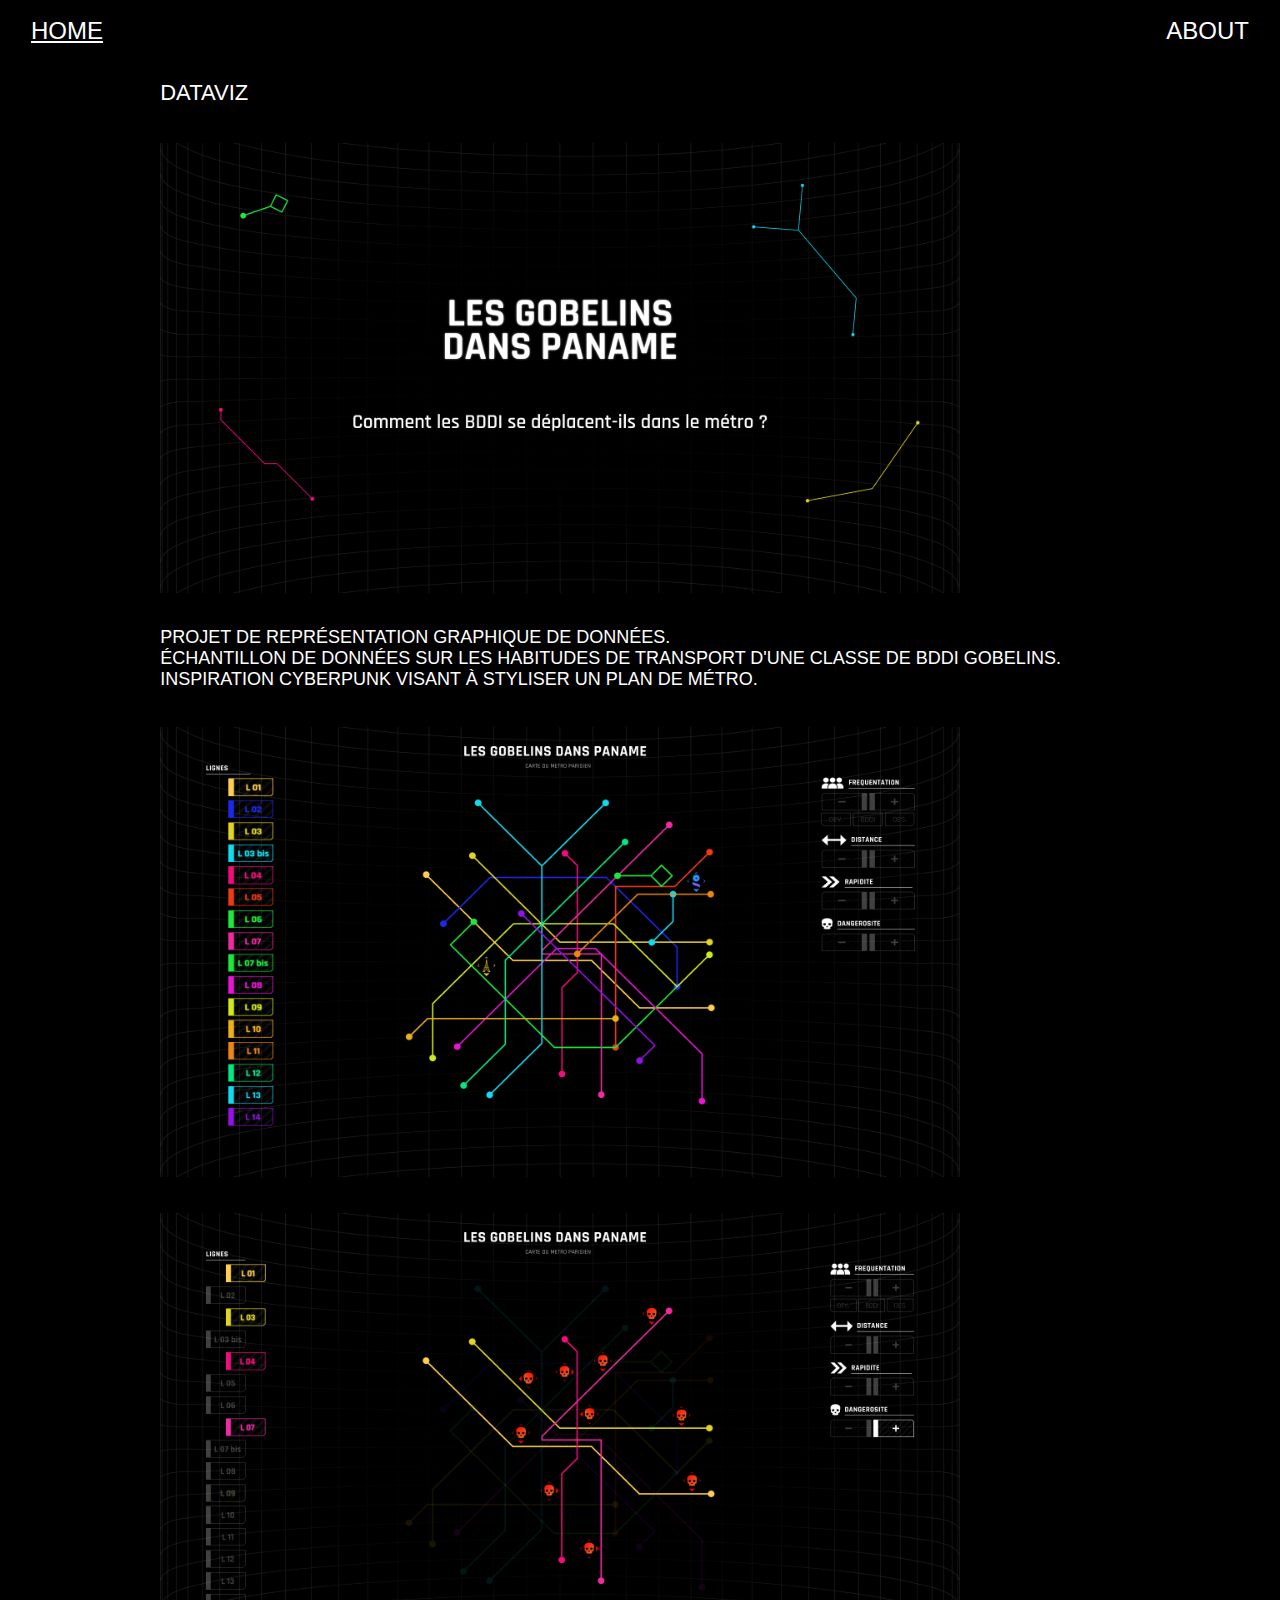
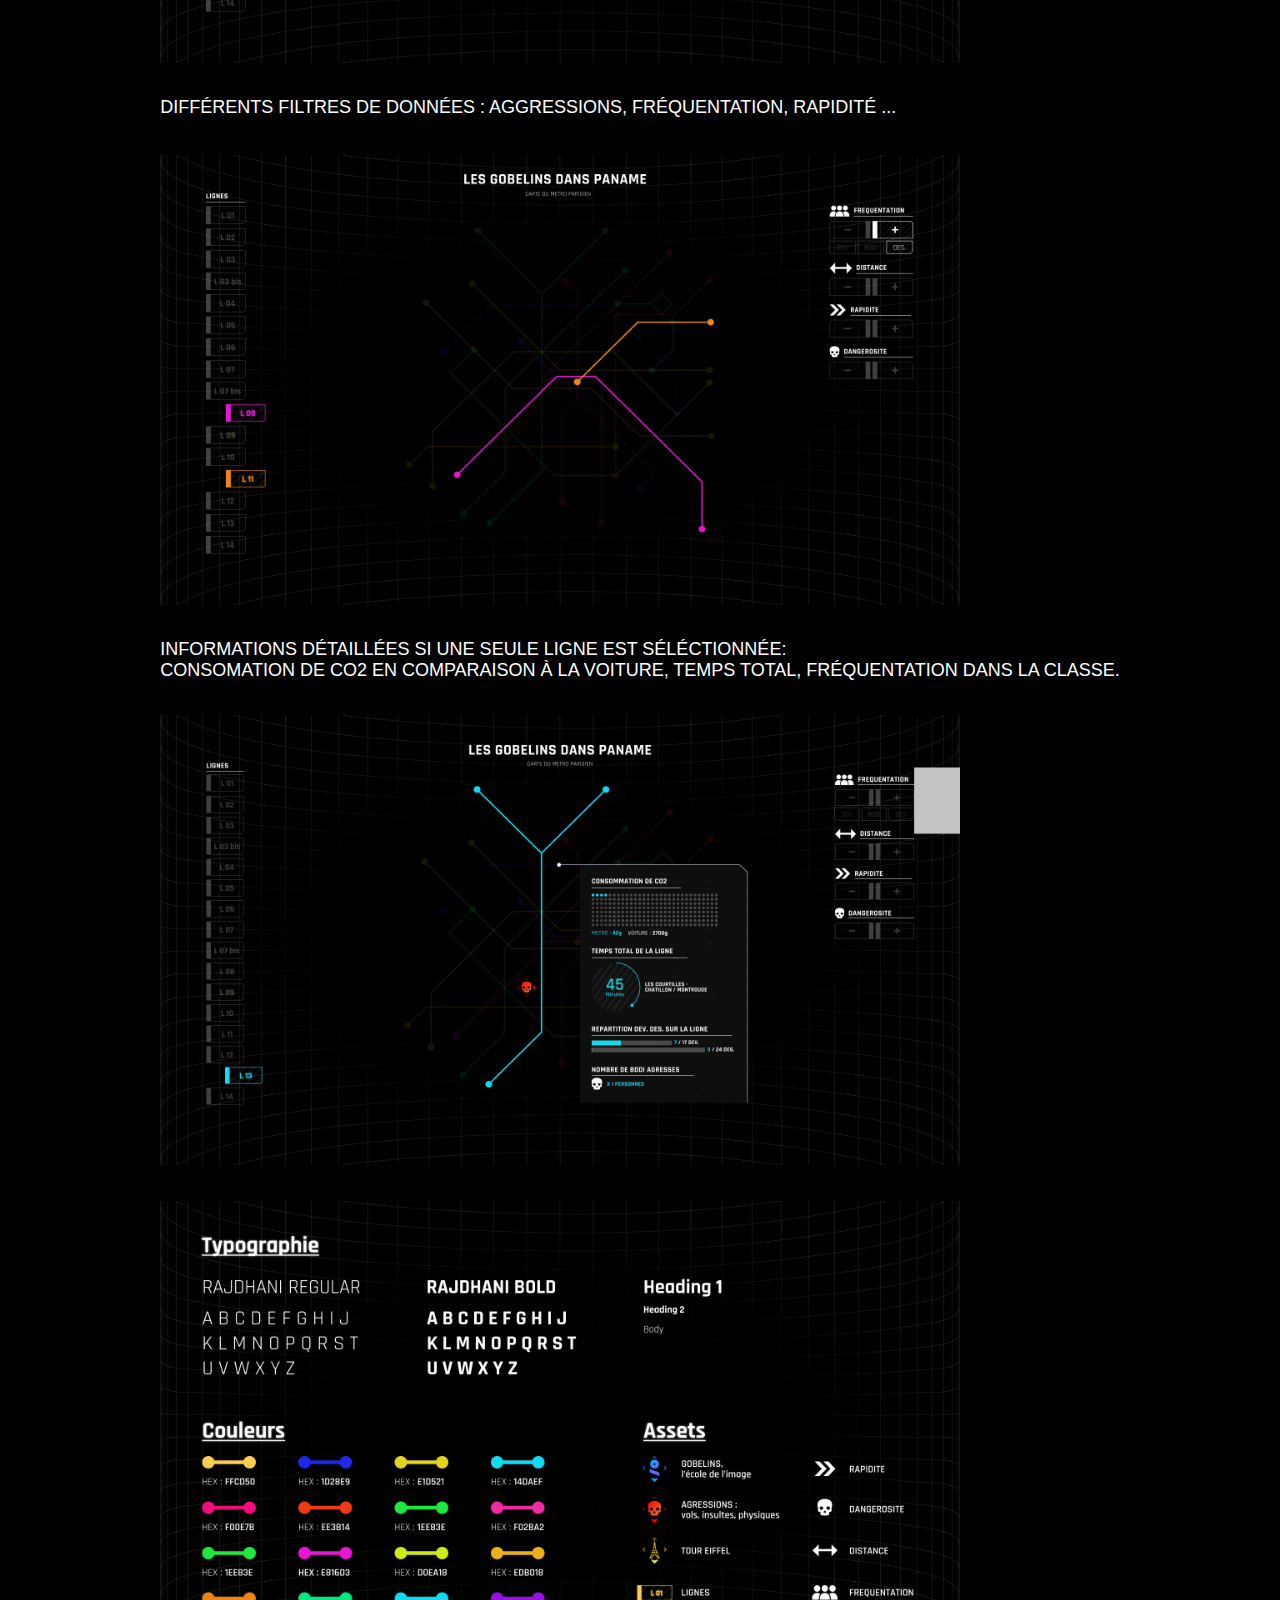
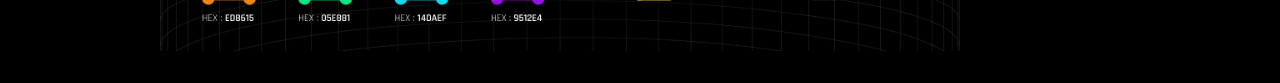
<file: Dataviz.html>
<html>

<head>
  <meta charset="utf-8" />
  <link rel="stylesheet" href="styleportfolio.css">
  <title>BC PORTFOLIO</title>
</head>

<body>


    <header>

    <ul class="nav">
      <li>
        <a onclick="showMenu()" href="index.html" class="onglet one">Home</a>
      </li>
      <li>
        <a class="onglet two">about</a>
      </li>
    </ul>

  </header>

<div class="colonne">

  <h2>Dataviz</h2><br>
 <img src="PageDataviz/Cover.png">
 <p>Projet de représentation graphique de données.<br>
 échantillon de données sur les habitudes de transport d'une classe de BDDI Gobelins.<br>
 Inspiration cyberpunk visant à styliser un plan de métro.<br><br></p>
 <img src="PageDataviz/Carte1full.jpg"><br> <br> <br>
 <img src="PageDataviz/Carte2Aggression.jpg"><br> 
 <p> Différents filtres de données : aggressions, fréquentation, rapidité ...<br><br> </p>
 <img src="PageDataviz/Carte3Frequentation.png"><br> 
 <p>Informations détaillées si une seule ligne est séléctionnée:<br>
    Consomation de co2 en comparaison à la voiture, temps total, fréquentation dans la classe.</p><br>
 <img src="PageDataviz/Carte4Solo.png"><br> <br> <br>
 <img src="PageDataviz/DesignSystem2.jpg">
</div>
 
</html>
</file>
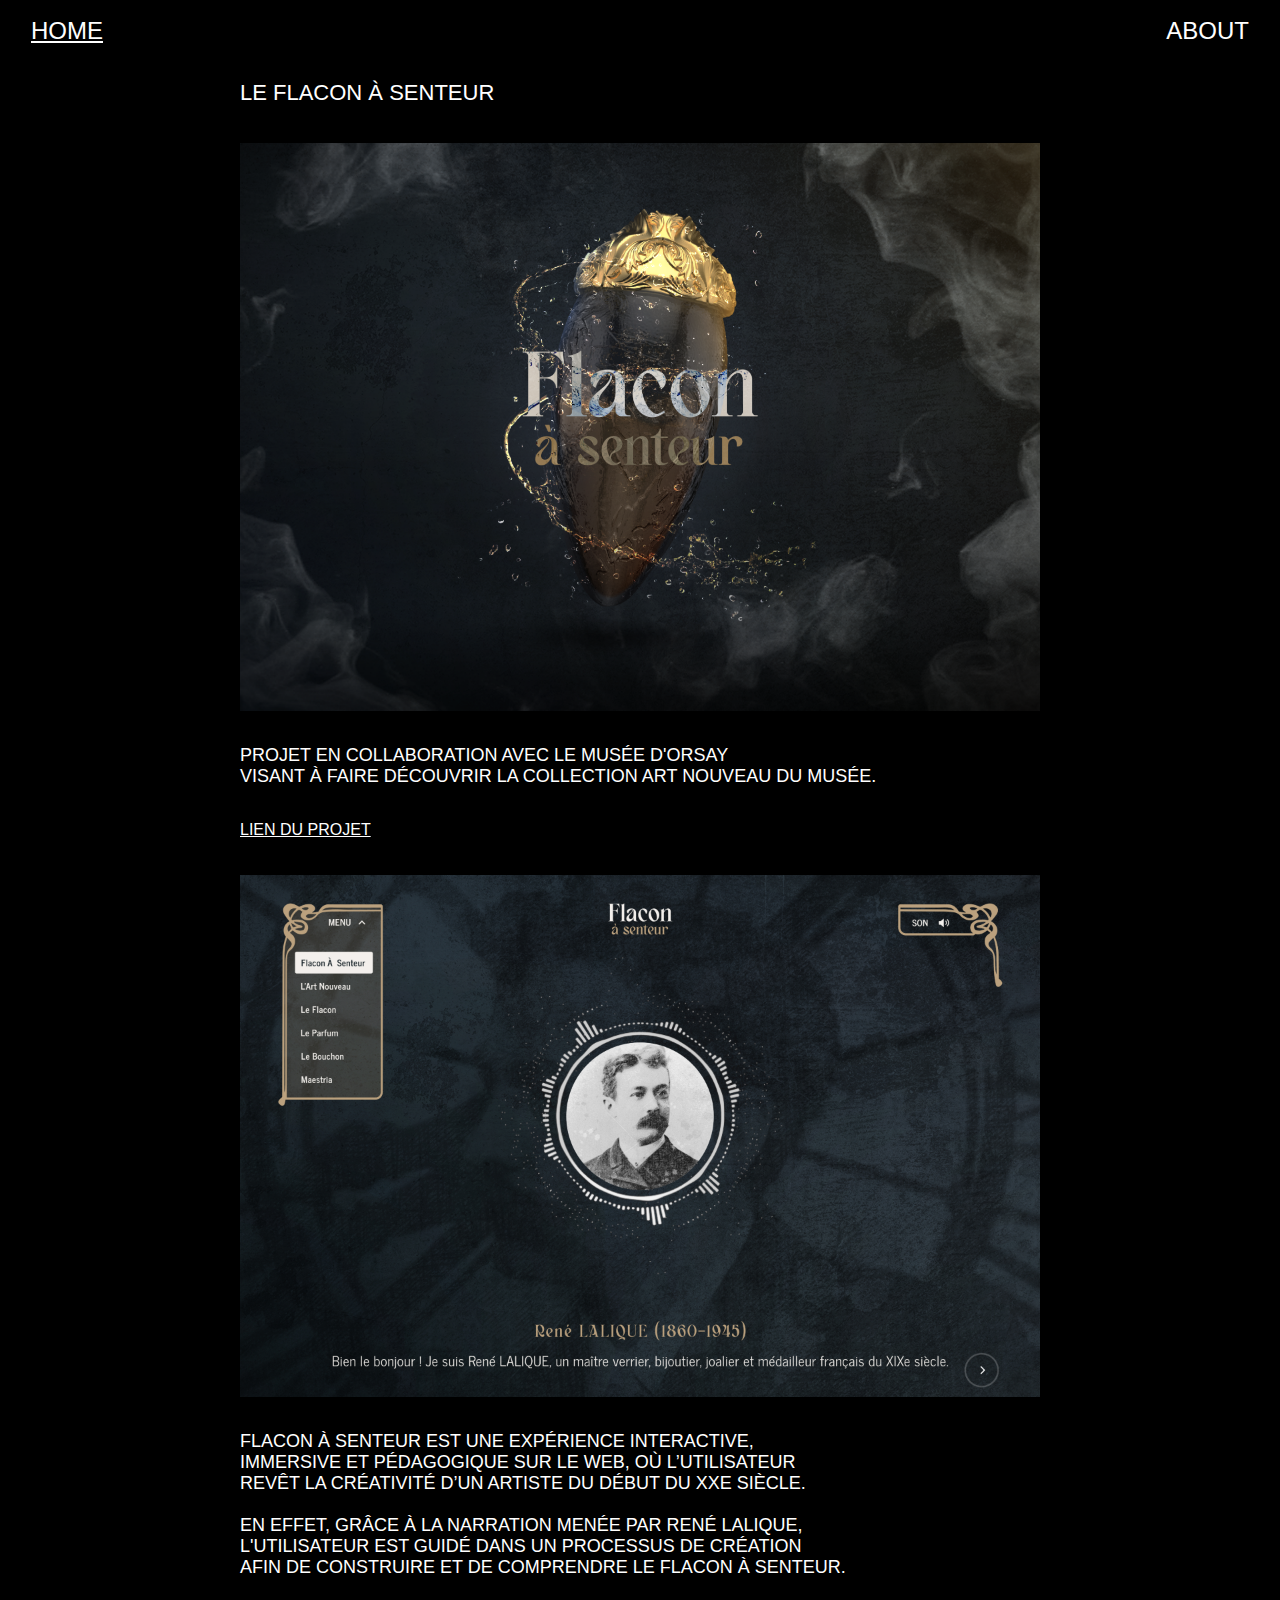
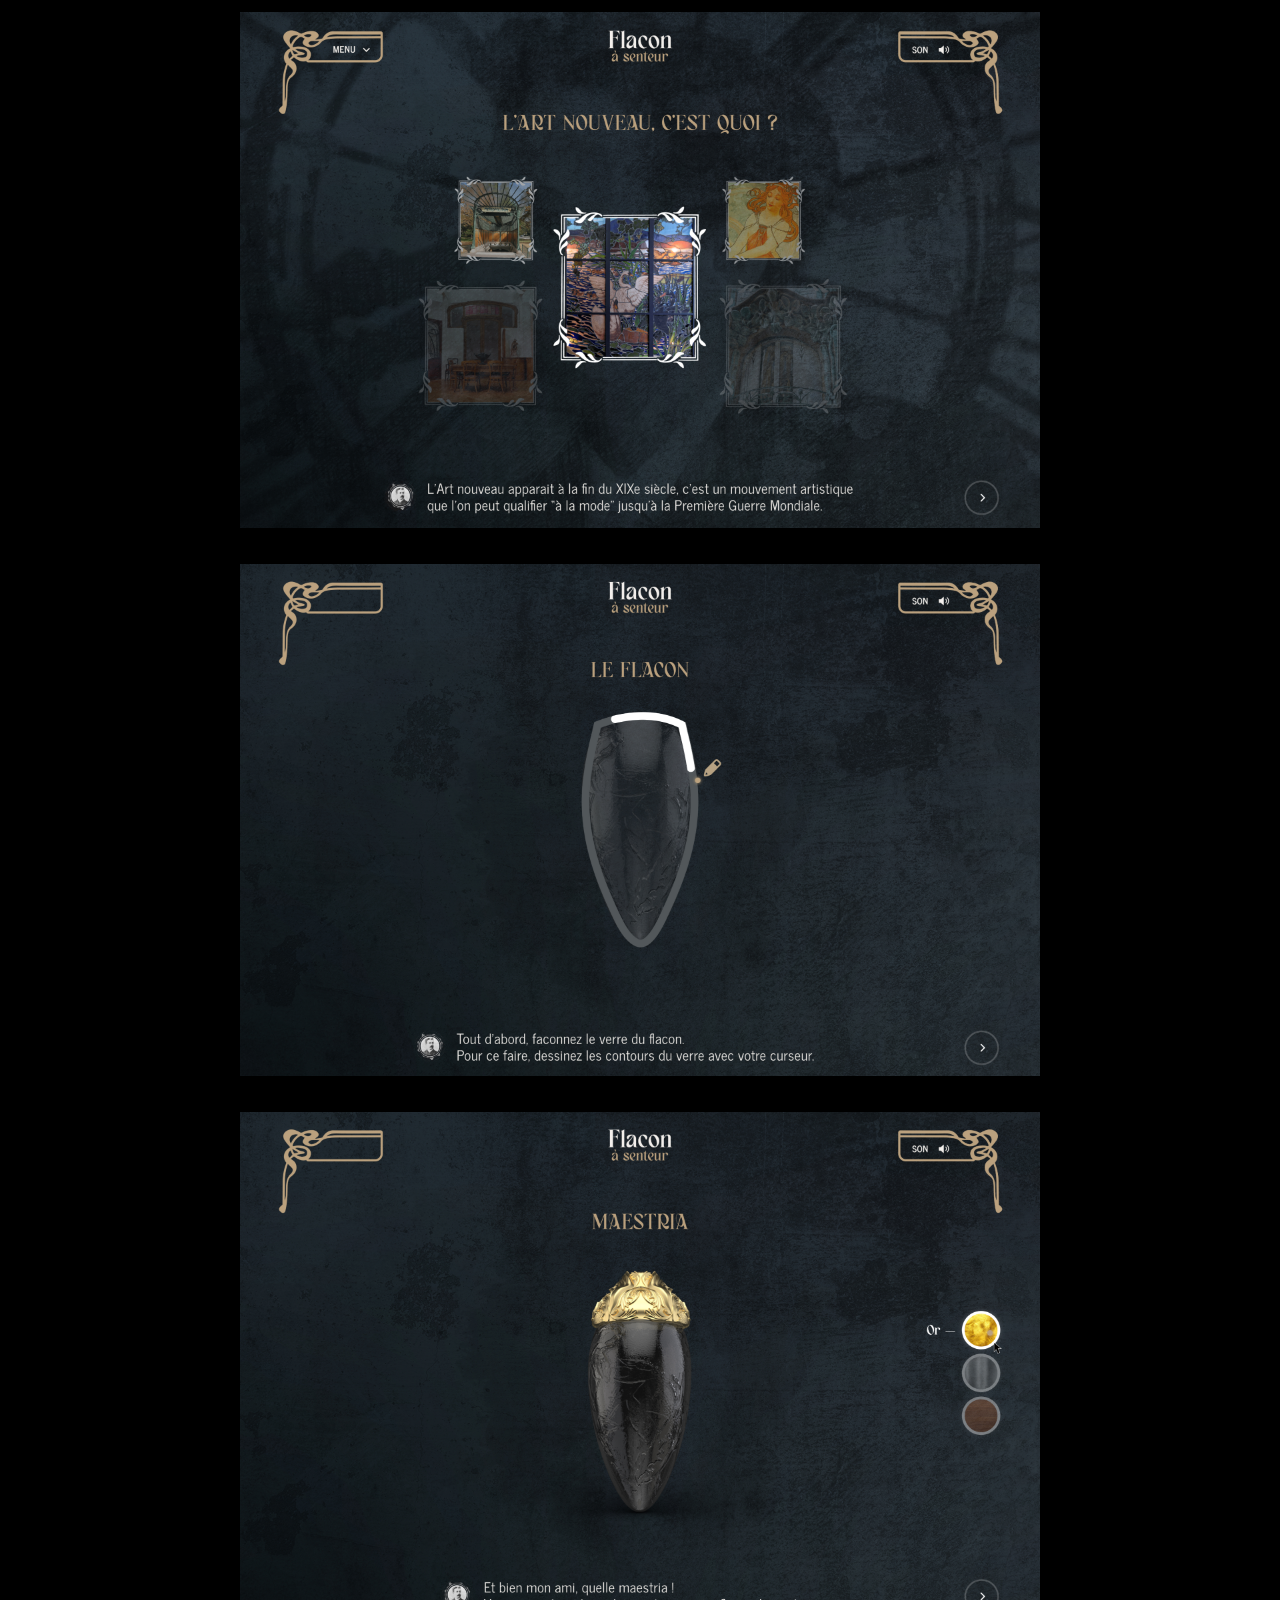
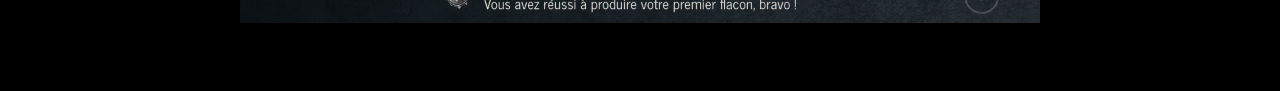
<file: ProjetOrsay.html>
<html>

<head>
  <meta charset="utf-8" />
  <link rel="stylesheet" href="styleportfolio.css">
  <title>BC PORTFOLIO</title>

    

  <header>

    <ul class="nav">
      <li>
        <a onclick="showMenu()" href="index.html" class="onglet one">Home</a>
      </li>
      <li>
        <a class="onglet two">about</a>
      </li>
    </ul>

  </header>

  <div class="colonne">

    <h2>Le Flacon à senteur</h2><br>
  <img src="PageOrsay/TitreFlacon.png"><br>
  <p>Projet en collaboration avec le Musée d'Orsay<br>
    visant à faire découvrir la collection Art Nouveau du musée.</p> <br>
    <a href="https://gobelins-flacon-a-senteur.netlify.app/" target="_blank">Lien du projet</a><br> <br> <br>
   <img src="PageOrsay/Flacon1.png"><br>
   <p>Flacon à senteur est une expérience interactive, <br>
    immersive et pédagogique sur le web, où l’utilisateur <br>
    revêt la créativité d’un artiste du début du XXe siècle.<br><br>
    En effet, grâce à la narration menée par René Lalique,<br>
    l'utilisateur est guidé dans un processus de création <br>
    afin de construire et de comprendre le Flacon à senteur.</p><br>
   <img src="PageOrsay/Flacon2.png"><br> <br> <br>
   <img src="PageOrsay/Flacon3.png"><br> <br> <br>
   <img src="PageOrsay/Flacon6.png"><br> <br> <br>

  </div>


</html>
</file>
<file: styleportfolio.css>
html {
    height: 100%;
    transition: all 0.5s;
    text-transform: uppercase;
}

text {
    z-index: 2;
}

img{
    width: 800px;
    height: auto;
}

.imgcarre{
width: 400px;
height: auto;
}

.videoDMUN{
    width: 800px;
    height: auto;
    
}

video::-webkit-media-controls-panel {
    display: none !important;
    opacity: 1 !important;}

.colonne{
    width :fit-content;
    margin-left: auto;
    margin-right: auto;
    padding-bottom: 32px;
}

p{
    margin-top: 34px;
    margin-bottom: 16px;
    font-size: 18px;
}

h2{
    font-size: 22px;
    font-weight: normal;
}

video{
    width: 800px;
    height: auto;
    
}

li:nth-child(odd) img{
    right: 36%;
}
body {
    font-family: Arial, Helvetica, sans-serif;
    color: rgb(255, 255, 255);
    background-color: black;
    margin: 0;
    height: 100%;
}

header {
    /*margin: 15px 6px;*/
    padding: 15px 6px;
    z-index: 2px;
}

.Landing {
    position: absolute;
    width: 100%;
    height: 100%;
    z-index: -1;
}

.opacite {
    background: radial-gradient(circle, rgba(0, 0, 0, 0) 25%, rgb(2, 2, 2) 70%);
    height: 100%;
    width: 100%;
    z-index: -0.99;
    position: absolute;
}

.bruit {
    position: fixed;
    z-index: -1;
}

@media (min-aspect-ratio: 16/9) {
    .bruit{
        width: 100%;
        height: auto;
    }
}

@media (max-aspect-ratio: 16/9) {
    .bruit{
        width: auto;
        height: 100%;
    }
}




.nav {
    display: flex;
    flex-wrap: wrap;
    z-index: 10;
    font-size: 24px;
    resize: none;
}
    

ul {
    text-transform: uppercase;
    text-decoration: none;
    list-style: none;
    margin: 0;
    padding: 0;
    display: flex;
    flex-direction: row;
    justify-content: space-between;

}

li {
   margin: 2px 25px;
}

a {
    color: rgb(255, 255, 255);
}

a:hover {
    color: #ffffff;
}

.project a{
    color: rgb(0, 0, 0);
    text-decoration: auto;
    -webkit-text-stroke: 0.5px white;
    transition: color 0.5s;
    
}

.project a:hover{
    color: #ffffff;
    -webkit-text-stroke: 0px white;
}

.onglet {
    transition: all 0.5s;
}

.one:hover {
    transition: all 0.5s;
    color: rgb(255, 255, 255);
    text-decoration: line-through rgb(255, 255, 255);
}

.two:hover {
    transition: all 0.5s;
    color: rgb(255, 255, 255);
    text-decoration: line-through rgb(255, 255, 255);
}

.three:hover {
    transition: all 0.5s;
    color: rgb(255, 255, 255);
    text-decoration: line-through rgb(255, 255, 255);
}

.contact {
    position: absolute;
    bottom: 15px;
    right: 6px;
}

.logo {
    color: rgb(122, 122, 122);
}

main {z-index: 1;
    display: flex;
    opacity: 0;
    transition: opacity 1s;
    flex-direction: column;
    justify-content: space-around;
    height: 100%;
    position: absolute;
    pointer-events: none;
}
.mainopen{
    opacity: 1;
    display: flex;
    pointer-events: all;
}

.project {
    margin-top: 15px;
    line-height: 80px;
    font-weight: 900;
    font-size: calc(8vw + 5px);
    display: flex;
    flex-direction: column;
    -webkit-text-stroke: 0.5px rgb(255, 255, 255);
    color: black;
    transition: all 0.5s;
}

#un {
    transition: all 0.5s;
}
#deux {
    transition: all 0.5s;
}

#trois {
    transition: all 0.5s;
}

#quatre {
    transition: all 0.5s;
}

#cinq {
    transition: all 0.5s;
}

#six {
    transition: all 0.5s;
}

#sept {
    transition: all 0.5s;
}

#un:hover {
    color: #ffffff!important;
}

#un:hover img {
    opacity: 0.6;
    transform: rotate(-13deg) scale(1.5);
}

#deux:hover {
    color: #ffffff;
}

#deux:hover img{
    opacity: 0.6;
    transform: rotate(-13deg) scale(1.5);
}

#trois:hover {
    color: #ffffff;
}
#trois:hover img{
    opacity: 0.6;
    transform: rotate(-13deg) scale(1.5);
}

#quatre:hover {
    color: #ffffff;
}
#quatre:hover img{
    opacity: 0.6;
    transform: rotate(-13deg) scale(1.5);
}

#cinq:hover {
    color: #ffffff;
}
#cinq:hover img{
    opacity: 0.6;
    transform: rotate(-13deg) scale(1.5);
}

#six:hover {
    color: #ffffff;
}
#six:hover img{
    opacity: 0.6;
    transform: rotate(-13deg) scale(1.5);
}


#sept:hover {
    color: #ffffff;
}
#sept:hover img{
    opacity: 0.6;
    transform: rotate(-13deg) scale(1.5);
}


::selection {
    background-color: rgba(255, 255, 255, 0.5);
}

.banner{
    height: 50%;
    width: 100%;
    background-color: crimson;
}

img.banner{
    position: relative;
    left: 50%;
    transform: translate(-50%, 0);
    -ms-transform: translate(-50%, 0);
    -webkit-transform: translate(-50%, 0);
}

.underline {
    text-decoration: underline;
}

.diapo {
    height: 50%;
    width: 50%;
    background-color: aqua;
}

::-webkit-scrollbar{background-color: transparent;width: 5px;height: 0px;}
::-webkit-scrollbar-thumb{background:#ffffff}
::-webkit-scrollbar-thumb:hover{background:#ffffff}
::-webkit-scrollbar-thumb:active{background: #ffffff}
::-webkit-scrollbar-thumb:horizontal{background: transparent}
</file>
